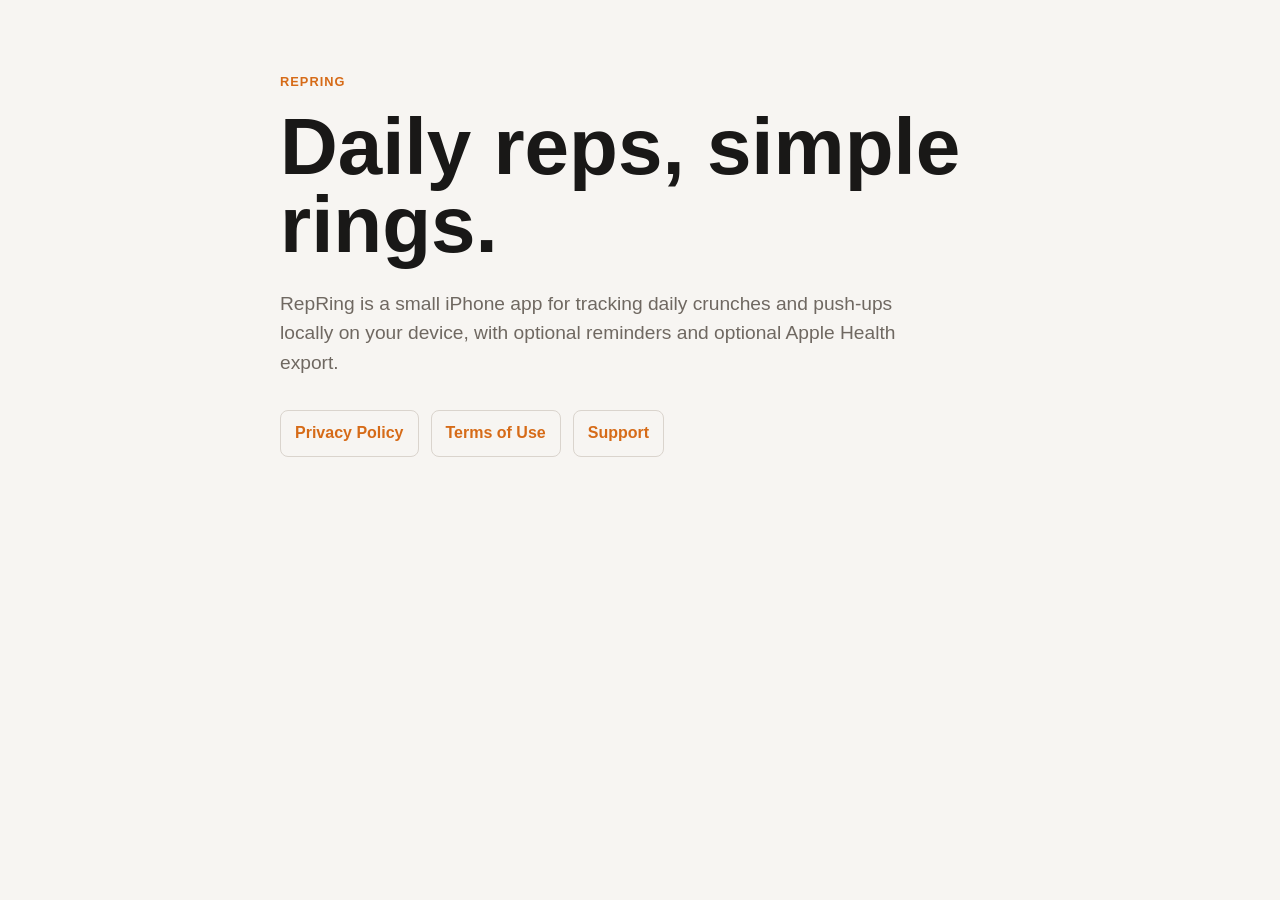
<file: docs/index.html>
<!doctype html>
<html lang="en">
<head>
  <meta charset="utf-8">
  <meta name="viewport" content="width=device-width, initial-scale=1">
  <title>RepRing</title>
  <link rel="stylesheet" href="styles.css">
</head>
<body>
  <main class="page">
    <p class="eyebrow">RepRing</p>
    <h1>Daily reps, simple rings.</h1>
    <p class="lead">RepRing is a small iPhone app for tracking daily crunches and push-ups locally on your device, with optional reminders and optional Apple Health export.</p>
    <nav class="links" aria-label="RepRing links">
      <a href="privacy.html">Privacy Policy</a>
      <a href="terms.html">Terms of Use</a>
      <a href="support.html">Support</a>
    </nav>
  </main>
</body>
</html>
</file>
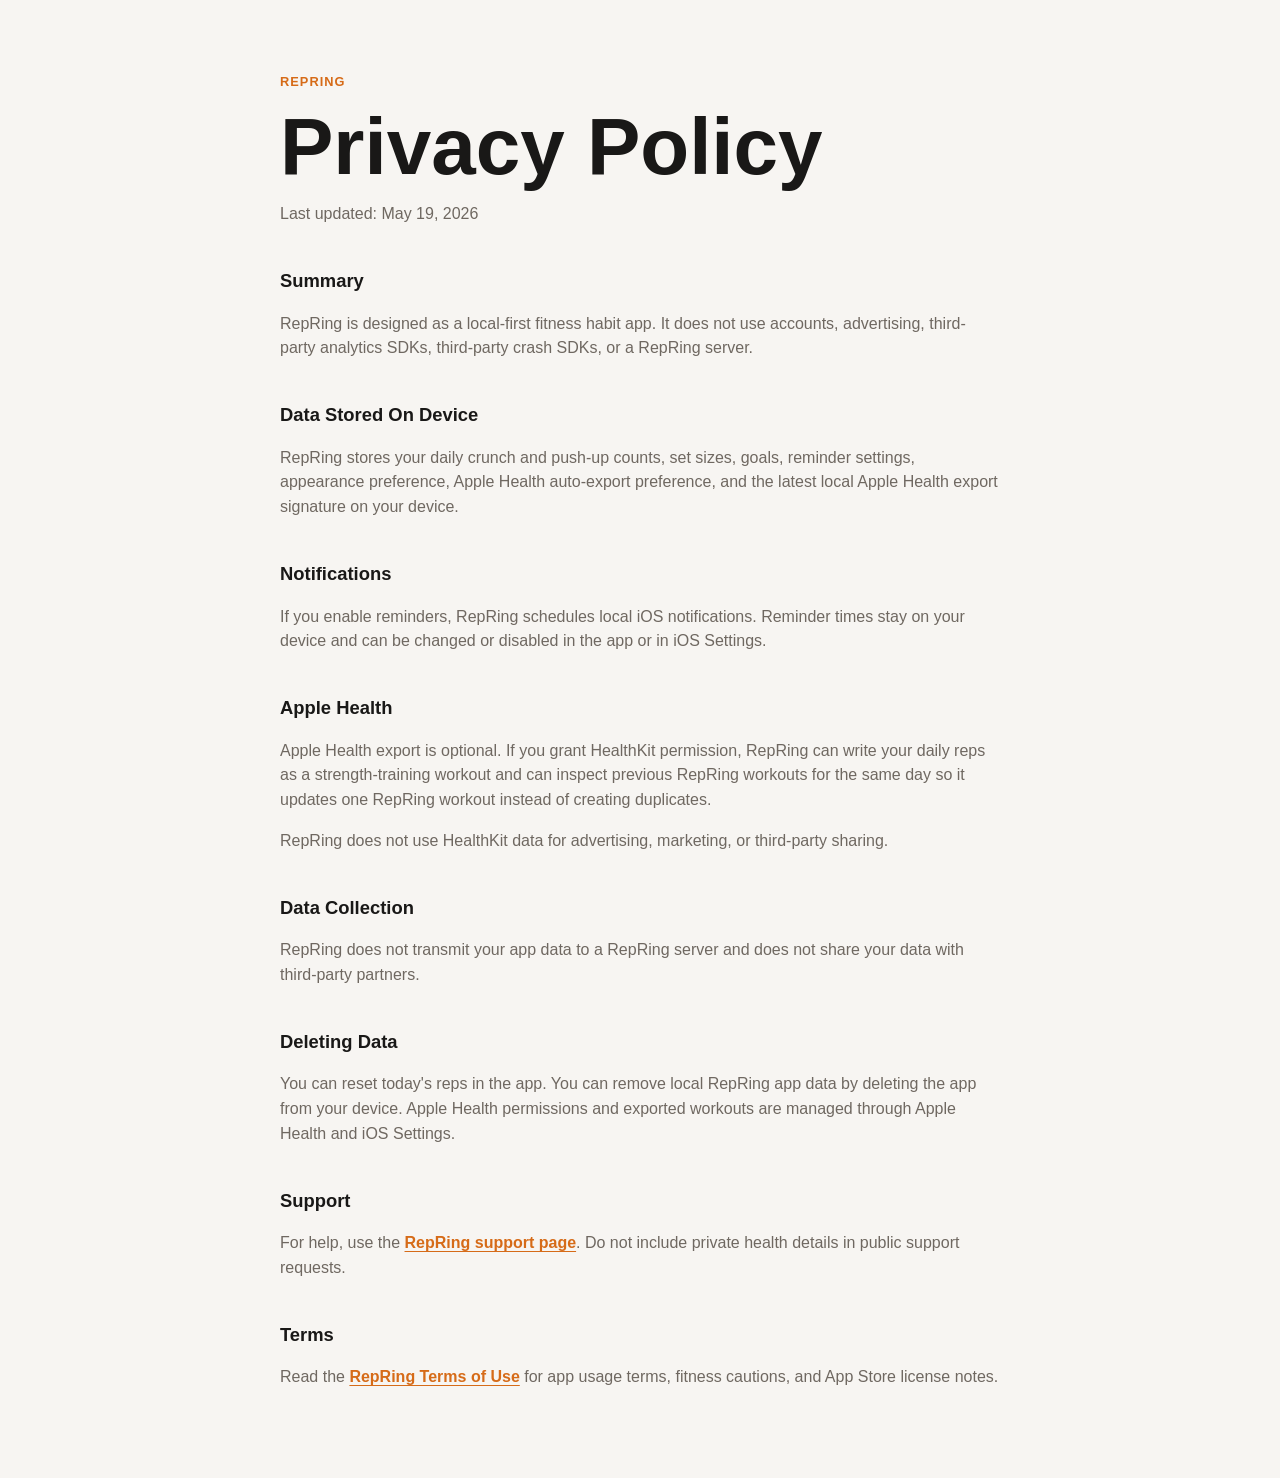
<file: docs/privacy.html>
<!doctype html>
<html lang="en">
<head>
  <meta charset="utf-8">
  <meta name="viewport" content="width=device-width, initial-scale=1">
  <title>RepRing Privacy Policy</title>
  <link rel="stylesheet" href="styles.css">
</head>
<body>
  <main class="page prose">
    <p class="eyebrow">RepRing</p>
    <h1>Privacy Policy</h1>
    <p>Last updated: May 19, 2026</p>

    <h2>Summary</h2>
    <p>RepRing is designed as a local-first fitness habit app. It does not use accounts, advertising, third-party analytics SDKs, third-party crash SDKs, or a RepRing server.</p>

    <h2>Data Stored On Device</h2>
    <p>RepRing stores your daily crunch and push-up counts, set sizes, goals, reminder settings, appearance preference, Apple Health auto-export preference, and the latest local Apple Health export signature on your device.</p>

    <h2>Notifications</h2>
    <p>If you enable reminders, RepRing schedules local iOS notifications. Reminder times stay on your device and can be changed or disabled in the app or in iOS Settings.</p>

    <h2>Apple Health</h2>
    <p>Apple Health export is optional. If you grant HealthKit permission, RepRing can write your daily reps as a strength-training workout and can inspect previous RepRing workouts for the same day so it updates one RepRing workout instead of creating duplicates.</p>
    <p>RepRing does not use HealthKit data for advertising, marketing, or third-party sharing.</p>

    <h2>Data Collection</h2>
    <p>RepRing does not transmit your app data to a RepRing server and does not share your data with third-party partners.</p>

    <h2>Deleting Data</h2>
    <p>You can reset today's reps in the app. You can remove local RepRing app data by deleting the app from your device. Apple Health permissions and exported workouts are managed through Apple Health and iOS Settings.</p>

    <h2>Support</h2>
    <p>For help, use the <a href="support.html">RepRing support page</a>. Do not include private health details in public support requests.</p>

    <h2>Terms</h2>
    <p>Read the <a href="terms.html">RepRing Terms of Use</a> for app usage terms, fitness cautions, and App Store license notes.</p>
  </main>
</body>
</html>
</file>
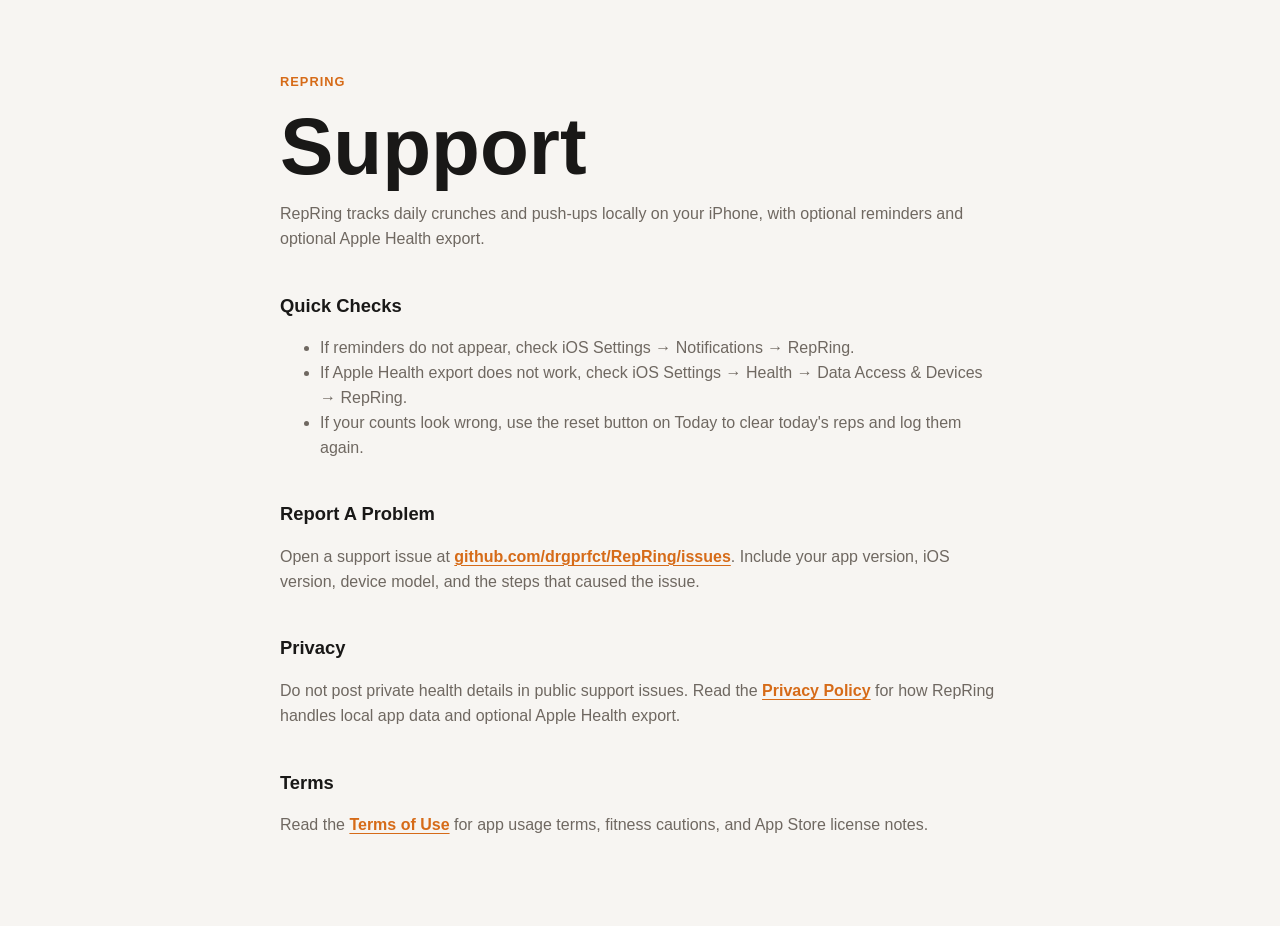
<file: docs/support.html>
<!doctype html>
<html lang="en">
<head>
  <meta charset="utf-8">
  <meta name="viewport" content="width=device-width, initial-scale=1">
  <title>RepRing Support</title>
  <link rel="stylesheet" href="styles.css">
</head>
<body>
  <main class="page prose">
    <p class="eyebrow">RepRing</p>
    <h1>Support</h1>
    <p>RepRing tracks daily crunches and push-ups locally on your iPhone, with optional reminders and optional Apple Health export.</p>

    <h2>Quick Checks</h2>
    <ul>
      <li>If reminders do not appear, check iOS Settings → Notifications → RepRing.</li>
      <li>If Apple Health export does not work, check iOS Settings → Health → Data Access & Devices → RepRing.</li>
      <li>If your counts look wrong, use the reset button on Today to clear today's reps and log them again.</li>
    </ul>

    <h2>Report A Problem</h2>
    <p>Open a support issue at <a href="https://github.com/drgprfct/RepRing/issues">github.com/drgprfct/RepRing/issues</a>. Include your app version, iOS version, device model, and the steps that caused the issue.</p>

    <h2>Privacy</h2>
    <p>Do not post private health details in public support issues. Read the <a href="privacy.html">Privacy Policy</a> for how RepRing handles local app data and optional Apple Health export.</p>

    <h2>Terms</h2>
    <p>Read the <a href="terms.html">Terms of Use</a> for app usage terms, fitness cautions, and App Store license notes.</p>
  </main>
</body>
</html>
</file>
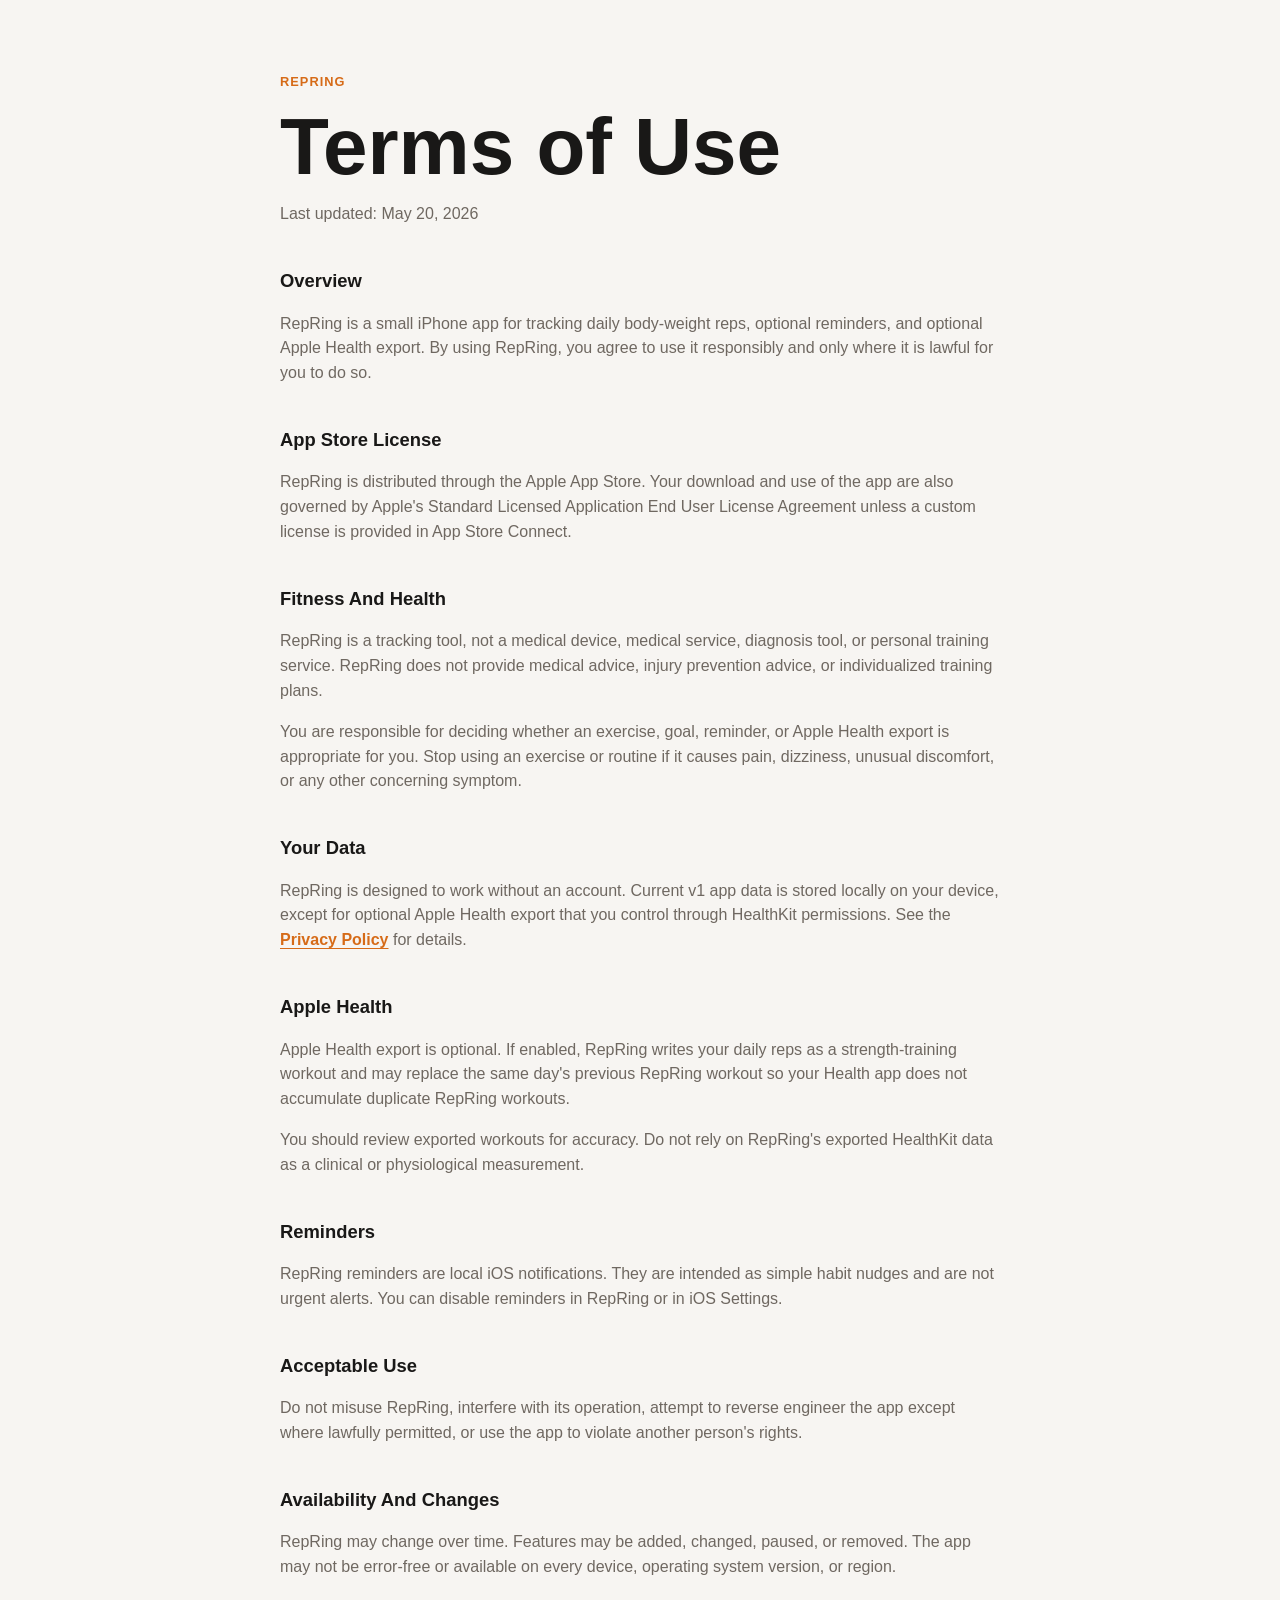
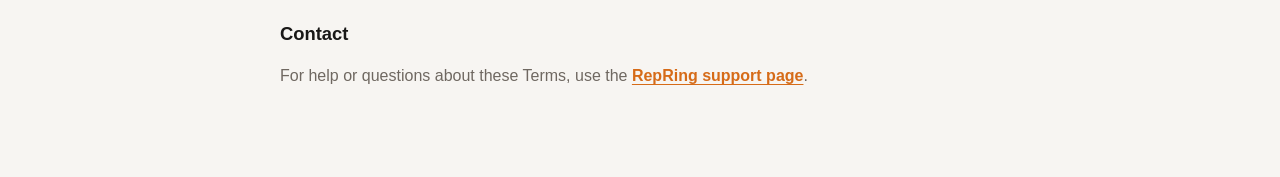
<file: docs/terms.html>
<!doctype html>
<html lang="en">
<head>
  <meta charset="utf-8">
  <meta name="viewport" content="width=device-width, initial-scale=1">
  <title>RepRing Terms of Use</title>
  <link rel="stylesheet" href="styles.css">
</head>
<body>
  <main class="page prose">
    <p class="eyebrow">RepRing</p>
    <h1>Terms of Use</h1>
    <p>Last updated: May 20, 2026</p>

    <h2>Overview</h2>
    <p>RepRing is a small iPhone app for tracking daily body-weight reps, optional reminders, and optional Apple Health export. By using RepRing, you agree to use it responsibly and only where it is lawful for you to do so.</p>

    <h2>App Store License</h2>
    <p>RepRing is distributed through the Apple App Store. Your download and use of the app are also governed by Apple's Standard Licensed Application End User License Agreement unless a custom license is provided in App Store Connect.</p>

    <h2>Fitness And Health</h2>
    <p>RepRing is a tracking tool, not a medical device, medical service, diagnosis tool, or personal training service. RepRing does not provide medical advice, injury prevention advice, or individualized training plans.</p>
    <p>You are responsible for deciding whether an exercise, goal, reminder, or Apple Health export is appropriate for you. Stop using an exercise or routine if it causes pain, dizziness, unusual discomfort, or any other concerning symptom.</p>

    <h2>Your Data</h2>
    <p>RepRing is designed to work without an account. Current v1 app data is stored locally on your device, except for optional Apple Health export that you control through HealthKit permissions. See the <a href="privacy.html">Privacy Policy</a> for details.</p>

    <h2>Apple Health</h2>
    <p>Apple Health export is optional. If enabled, RepRing writes your daily reps as a strength-training workout and may replace the same day's previous RepRing workout so your Health app does not accumulate duplicate RepRing workouts.</p>
    <p>You should review exported workouts for accuracy. Do not rely on RepRing's exported HealthKit data as a clinical or physiological measurement.</p>

    <h2>Reminders</h2>
    <p>RepRing reminders are local iOS notifications. They are intended as simple habit nudges and are not urgent alerts. You can disable reminders in RepRing or in iOS Settings.</p>

    <h2>Acceptable Use</h2>
    <p>Do not misuse RepRing, interfere with its operation, attempt to reverse engineer the app except where lawfully permitted, or use the app to violate another person's rights.</p>

    <h2>Availability And Changes</h2>
    <p>RepRing may change over time. Features may be added, changed, paused, or removed. The app may not be error-free or available on every device, operating system version, or region.</p>

    <h2>Contact</h2>
    <p>For help or questions about these Terms, use the <a href="support.html">RepRing support page</a>.</p>
  </main>
</body>
</html>
</file>
<file: docs/styles.css>
:root {
  color-scheme: light dark;
  --bg: #f7f5f2;
  --fg: #191817;
  --muted: #6f6861;
  --line: #dad4cd;
  --accent: #d66b18;
}

@media (prefers-color-scheme: dark) {
  :root {
    --bg: #141312;
    --fg: #f4efe9;
    --muted: #b9ada2;
    --line: #38322d;
    --accent: #ff9b3d;
  }
}

* {
  box-sizing: border-box;
}

body {
  margin: 0;
  background: var(--bg);
  color: var(--fg);
  font-family: -apple-system, BlinkMacSystemFont, "Segoe UI", sans-serif;
  line-height: 1.55;
}

.page {
  width: min(720px, calc(100% - 40px));
  margin: 0 auto;
  padding: 72px 0;
}

.eyebrow {
  margin: 0 0 16px;
  color: var(--accent);
  font-size: 0.8rem;
  font-weight: 700;
  letter-spacing: 0.08em;
  text-transform: uppercase;
}

h1 {
  margin: 0;
  font-size: clamp(2.4rem, 7vw, 5rem);
  line-height: 0.98;
}

h2 {
  margin: 40px 0 10px;
  font-size: 1.15rem;
}

p,
li {
  color: var(--muted);
  font-size: 1rem;
}

.lead {
  max-width: 620px;
  margin-top: 24px;
  font-size: 1.2rem;
}

.links {
  display: flex;
  flex-wrap: wrap;
  gap: 12px;
  margin-top: 32px;
}

a {
  color: var(--accent);
  font-weight: 650;
  text-decoration-thickness: 0.08em;
  text-underline-offset: 0.18em;
}

.links a {
  border: 1px solid var(--line);
  border-radius: 8px;
  padding: 10px 14px;
  text-decoration: none;
}

.prose {
  max-width: 760px;
}
</file>
